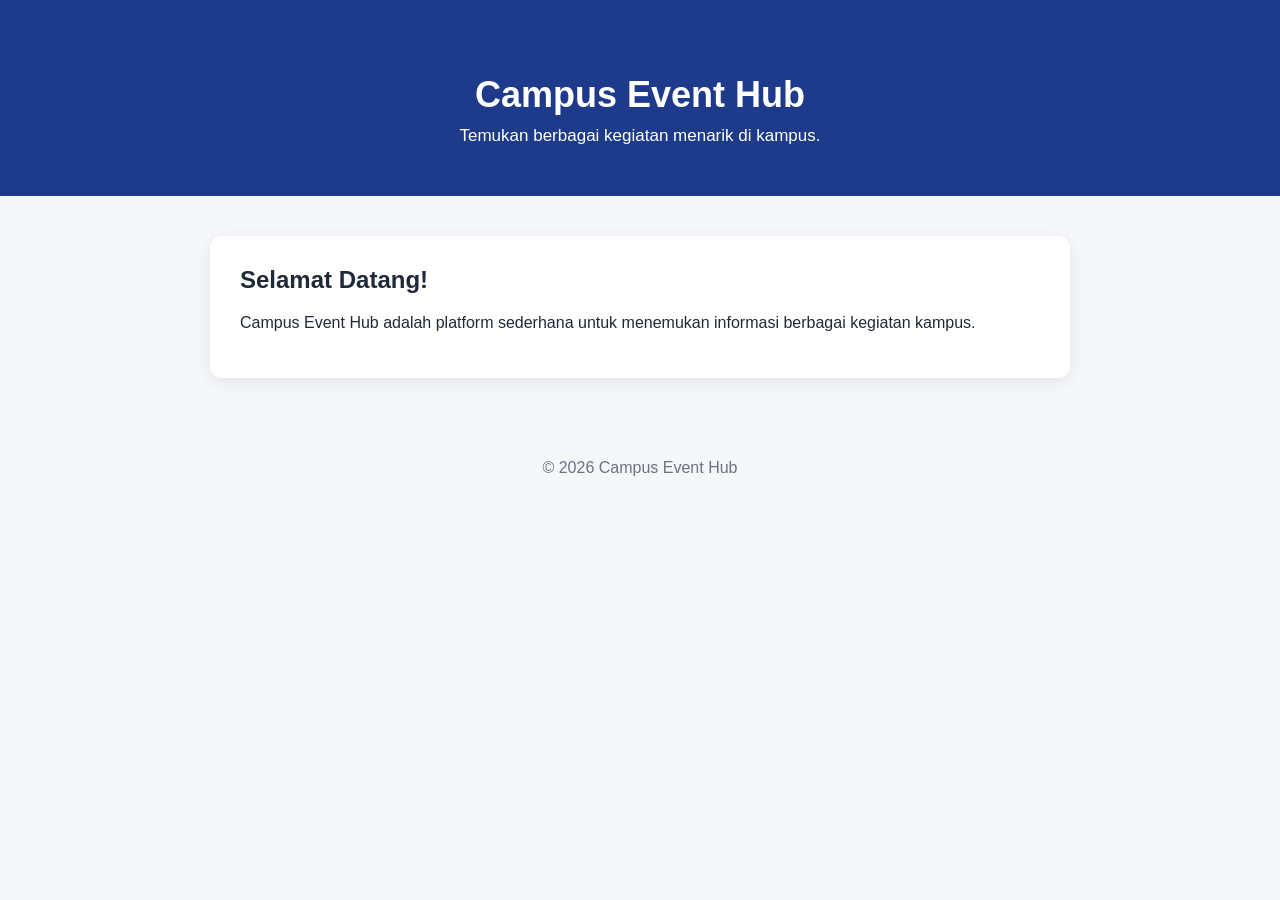
<file: index.html>
<!DOCTYPE html>
<html lang="id">
<head>
    <meta charset="UTF-8">
    <meta name="viewport" content="width=device-width, initial-scale=1.0">
    <link rel="stylesheet" href="style.css">
    <title>Campus Event Hub</title>
</head>

<body>

    <header>
        <h1>Campus Event Hub</h1>
        <p>Temukan berbagai kegiatan menarik di kampus.</p>
    </header>

    <main>
        <section>
            <h2>Selamat Datang!</h2>
            <p>
                Campus Event Hub adalah platform sederhana untuk
                menemukan informasi berbagai kegiatan kampus.
            </p>
        </section>
    </main>

    <footer>
        <p>&copy; 2026 Campus Event Hub</p>
    </footer>

</body>
</html>
</file>
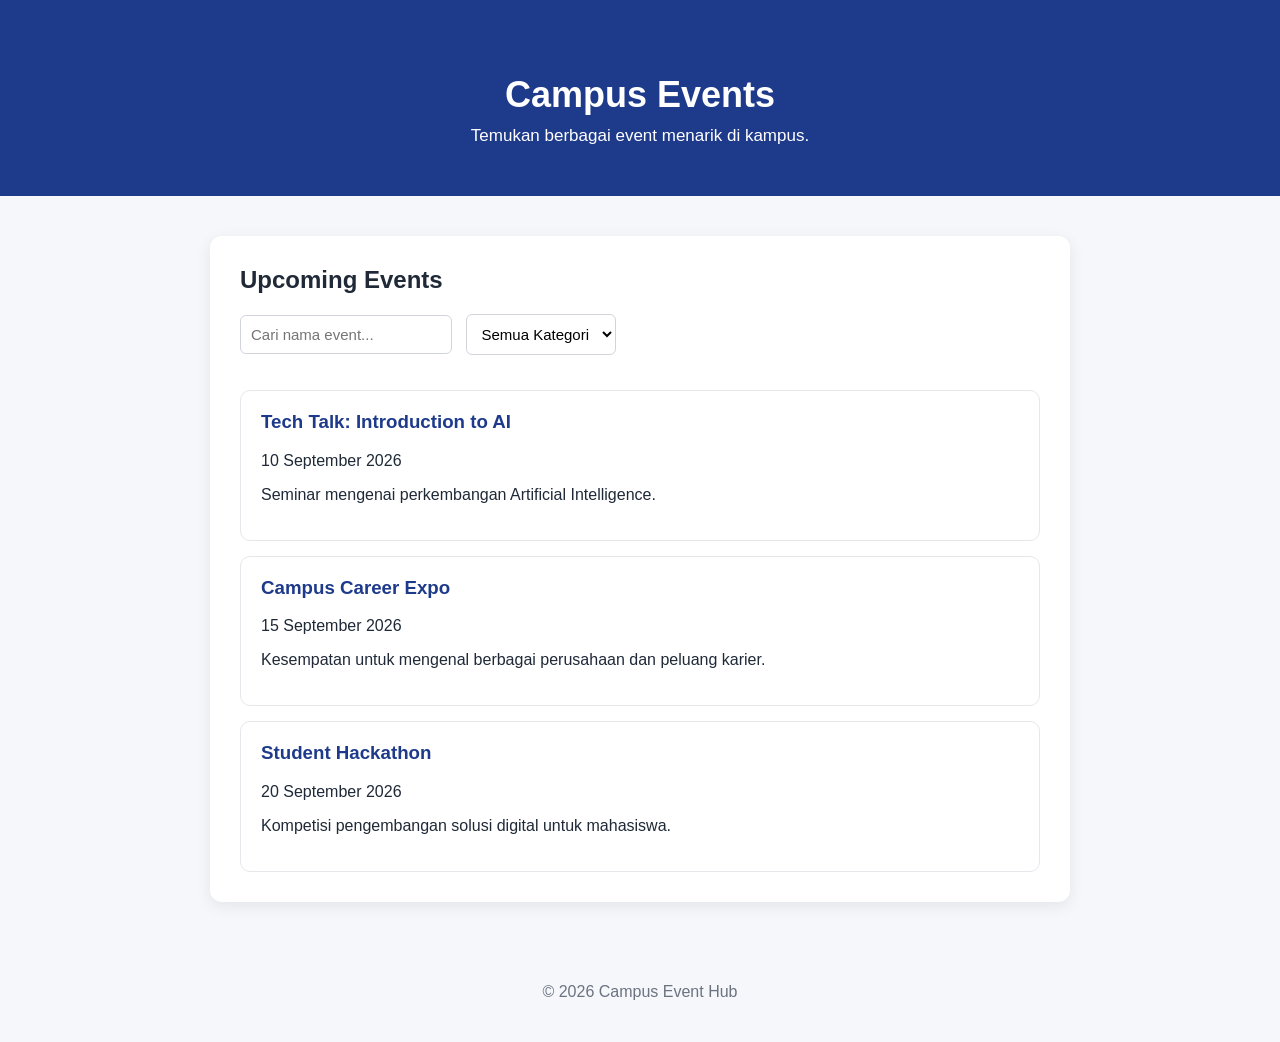
<file: events.html>
<!DOCTYPE html>
<html lang="id">
<head>
    <meta charset="UTF-8">
    <meta name="viewport" content="width=device-width, initial-scale=1.0">
    <link rel="stylesheet" href="style.css">
    <title>Campus Events</title>
</head>

<body>

    <header>
        <h1>Campus Events</h1>
        <p>Temukan berbagai event menarik di kampus.</p>
    </header>

    <main>
    <section>
        <h2>Upcoming Events</h2>

        <input
            type="text"
            id="searchInput"
            placeholder="Cari nama event..."
        >
        <select id="categoryFilter">
            <option value="all">Semua Kategori</option>
            <option value="technology">Technology</option>
            <option value="career">Career</option>
            <option value="competition">Competition</option>
        </select>
        <div class="event-card" data-category="technology">
            <article>
                <h3>Tech Talk: Introduction to AI</h3>
                <p>10 September 2026</p>
                <p>Seminar mengenai perkembangan Artificial Intelligence.</p>
            </article>
        </div>

        <div class="event-card" data-category="career">
            <article>
                <h3>Campus Career Expo</h3>
                <p>15 September 2026</p>
                <p>Kesempatan untuk mengenal berbagai perusahaan dan peluang karier.</p>
            </article>
        </div>

        <div class="event-card" data-category="competition">
            <article>
                <h3>Student Hackathon</h3>
                <p>20 September 2026</p>
                <p>Kompetisi pengembangan solusi digital untuk mahasiswa.</p>
            </article>
        </div>
    </section>
    </main>

    <footer>
        <p>&copy; 2026 Campus Event Hub</p>
    </footer>
    <script src="script.js"></script>
</body>
</html>
</file>
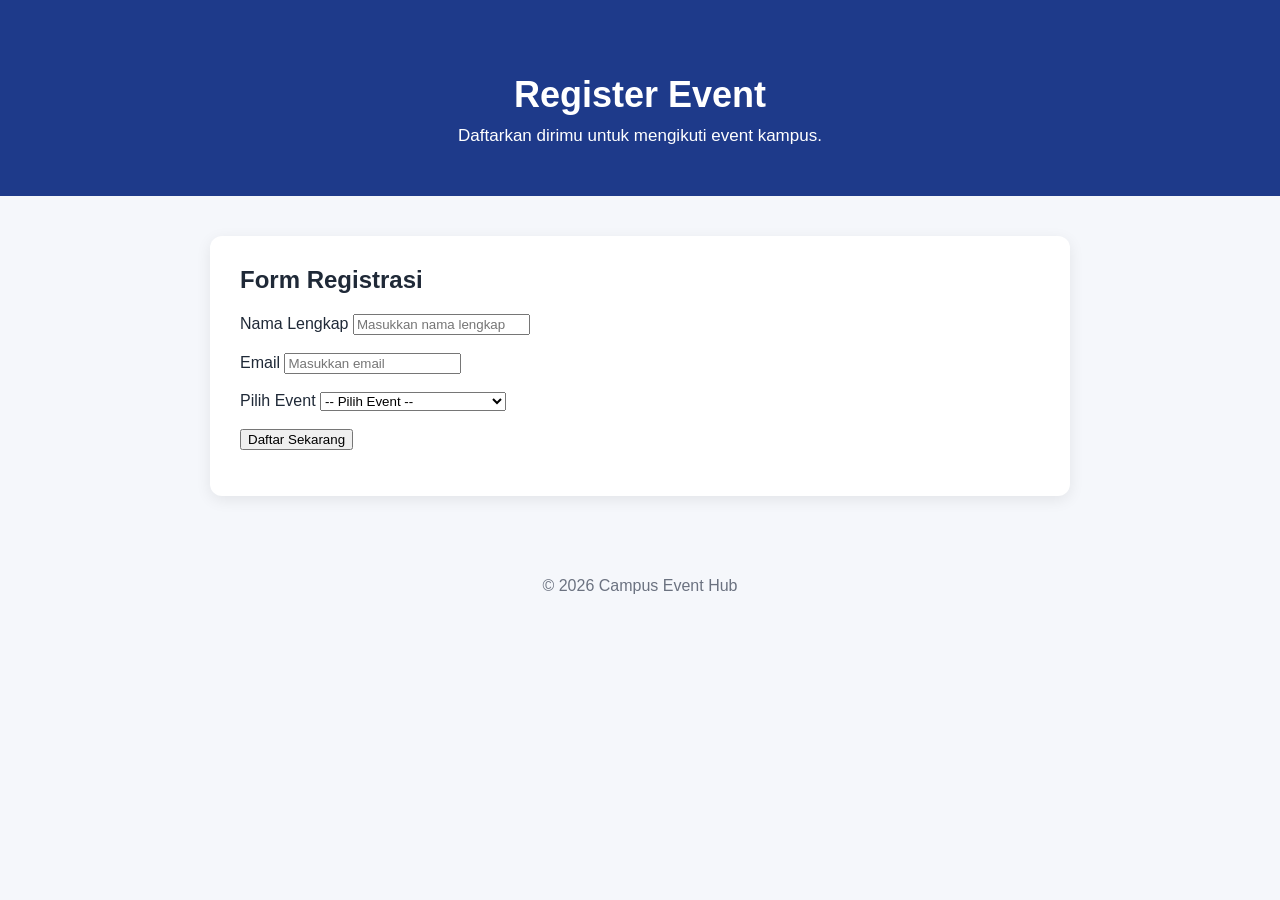
<file: register.html>
<!DOCTYPE html>
<html lang="id">
<head>
    <meta charset="UTF-8">
    <meta name="viewport" content="width=device-width, initial-scale=1.0">
    <title>Register Event - Campus Event Hub</title>
    <link rel="stylesheet" href="style.css">
</head>

<body>

    <header>
        <h1>Register Event</h1>
        <p>Daftarkan dirimu untuk mengikuti event kampus.</p>
    </header>

    <main>
        <section>
            <h2>Form Registrasi</h2>

            <form id="registrationForm">

                <label for="name">Nama Lengkap</label>
                <input
                    type="text"
                    id="name"
                    placeholder="Masukkan nama lengkap"
                    required
                >

                <br><br>

                <label for="email">Email</label>
                <input
                    type="email"
                    id="email"
                    placeholder="Masukkan email"
                    required
                >

                <br><br>

                <label for="event">Pilih Event</label>
                <select id="event" required>
                    <option value="">-- Pilih Event --</option>
                    <option value="tech-talk">Tech Talk: Introduction to AI</option>
                    <option value="career-expo">Campus Career Expo</option>
                    <option value="hackathon">Student Hackathon</option>
                </select>

                <br><br>

                <button type="submit">Daftar Sekarang</button>
                <p id="successMessage"></p>

            </form>
        </section>
    </main>

    <footer>
        <p>&copy; 2026 Campus Event Hub</p>
    </footer>

    <script>
    const registrationForm = document.getElementById("registrationForm");
    const successMessage = document.getElementById("successMessage");

    registrationForm.addEventListener("submit", function (event) {
        event.preventDefault();

        const name = document.getElementById("name").value.trim();
        const email = document.getElementById("email").value.trim();
        const selectedEvent = document.getElementById("event").value;

        if (name.length < 3) {
            successMessage.textContent =
                "Nama harus terdiri dari minimal 3 karakter.";
            return;
        }

        if (!email.includes("@")) {
            successMessage.textContent =
                "Silakan masukkan email yang valid.";
            return;
        }

        if (selectedEvent === "") {
            successMessage.textContent =
                "Silakan pilih event terlebih dahulu.";
            return;
        }

        successMessage.textContent =
            "Registrasi berhasil! Sampai jumpa di event.";

        registrationForm.reset();
    });
</script>

</body>
</html>
</file>
<file: style.css>
* {
    box-sizing: border-box;
}

body {
    margin: 0;
    font-family: Arial, sans-serif;
    background: #f5f7fb;
    color: #1f2937;
}

header {
    background: #1e3a8a;
    color: white;
    text-align: center;
    padding: 50px 20px;
}

header h1 {
    margin-bottom: 10px;
    font-size: 36px;
}

header p {
    margin: 0;
    font-size: 17px;
}

main {
    max-width: 900px;
    margin: 40px auto;
    padding: 0 20px;
}

section {
    background: white;
    padding: 30px;
    margin-bottom: 25px;
    border-radius: 12px;
    box-shadow: 0 4px 15px rgba(0, 0, 0, 0.08);
}

h2 {
    margin-top: 0;
}

article {
    border: 1px solid #e5e7eb;
    padding: 20px;
    margin-top: 15px;
    border-radius: 10px;
}

article h3 {
    margin-top: 0;
    color: #1e3a8a;
}

footer {
    text-align: center;
    padding: 25px;
    color: #6b7280;
}

#searchInput,
#categoryFilter {
    padding: 10px;
    margin-right: 10px;
    margin-bottom: 20px;
    border: 1px solid #d1d5db;
    border-radius: 6px;
    font-size: 15px;
}

#categoryFilter {
    background: white;
}
</file>
